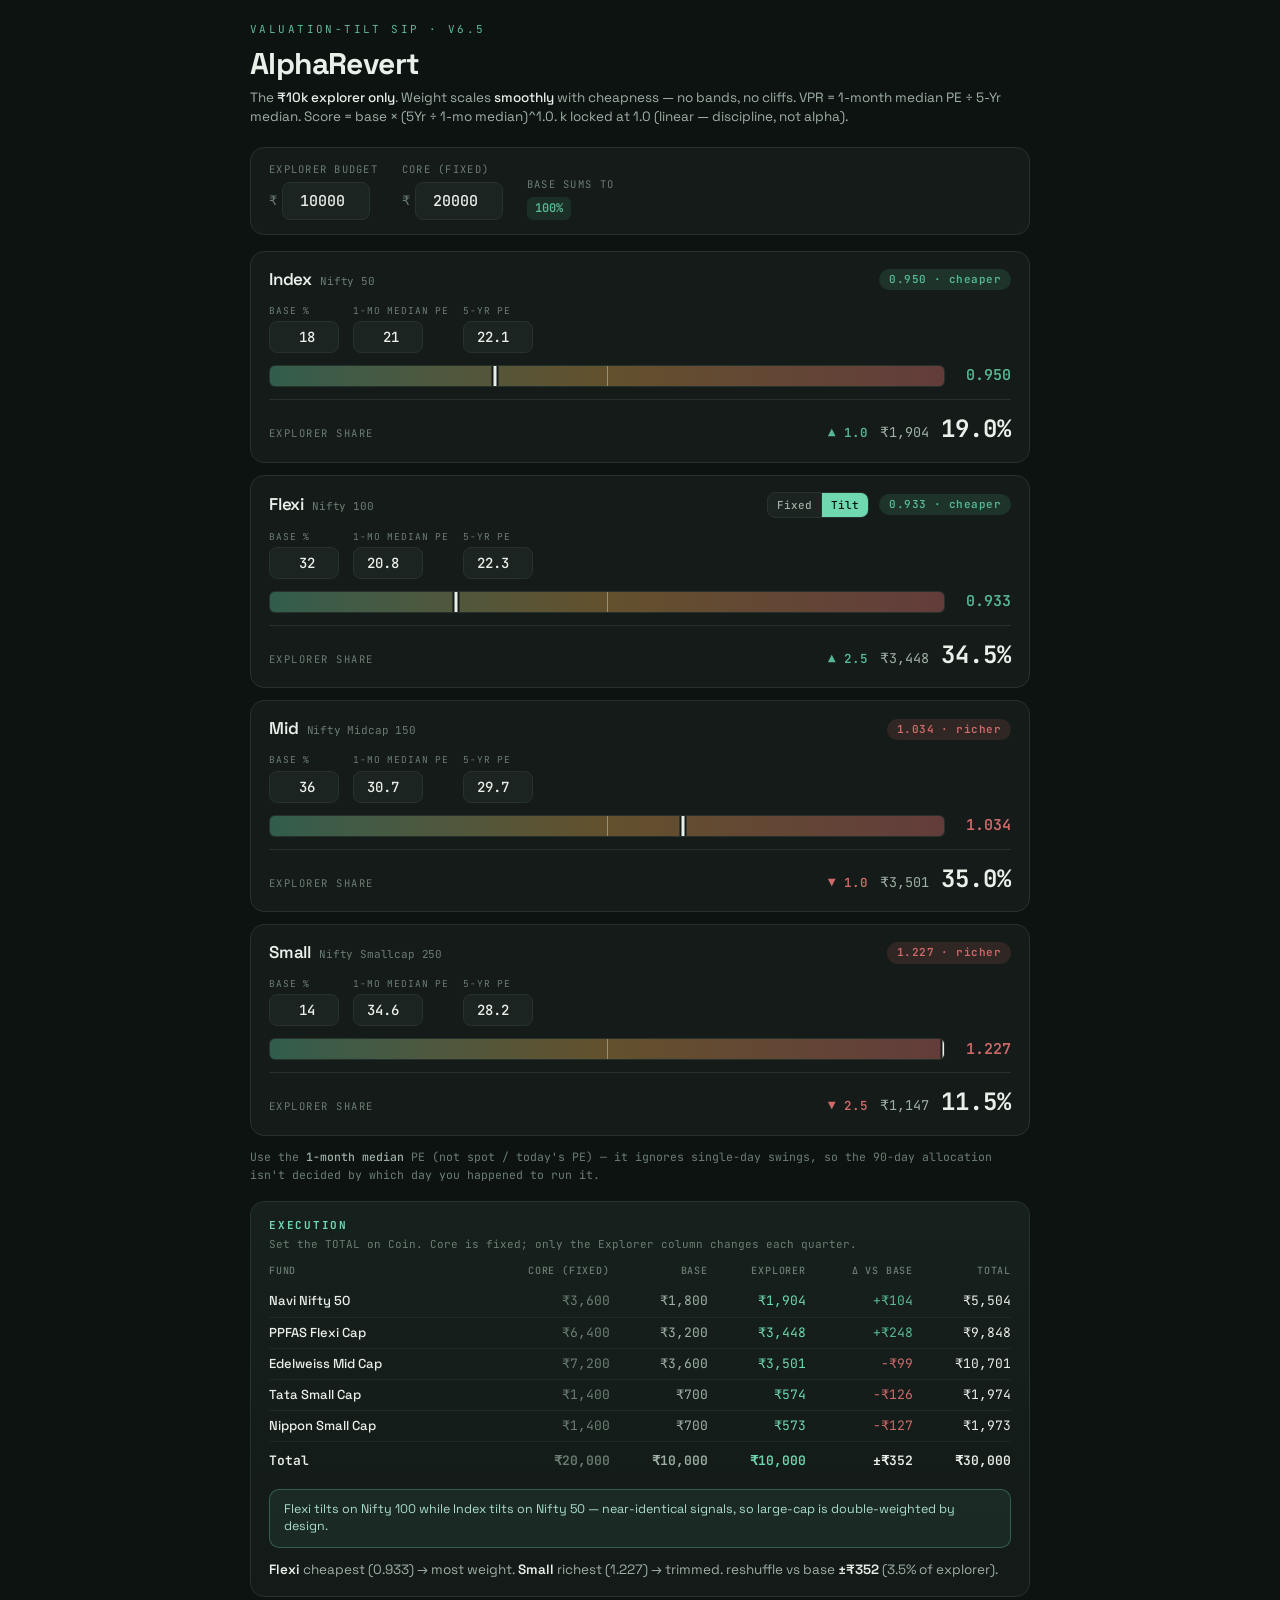
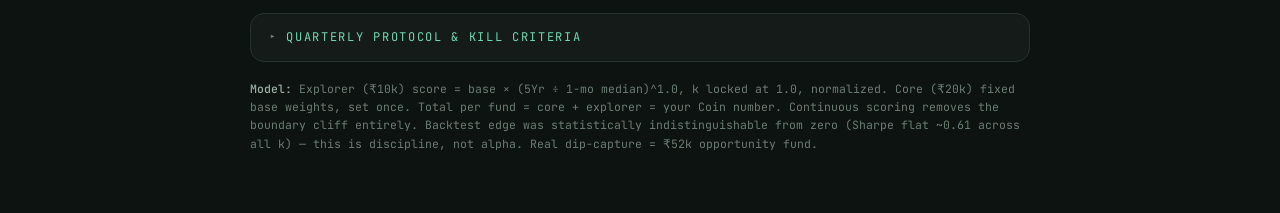
<file: tools/valuation-split.html>
<!DOCTYPE html>
<!--
  Tool:      AlphaRevert  (formerly opportunityExplorer / "Explorer Split")
  Version:   v6.5
  Purpose:   Quarterly valuation-tilt of a ₹10k "explorer" SIP across Indian MF market-cap
             segments (Index / Flexi / Mid / Small); the fixed ₹20k core stays at base weights.
  Formula:   explorer_i = round( 10000 × base_i·(5Yr_i / Med_i)^1.0 ÷ Σ base·(5Yr/Med)^1.0 )
             where Med_i = 1-month median PE; base weights — Index 18 / Flexi 32 / Mid 36 / Small 14
  Changelog: v6 — continuous scoring, numerator÷5Yr only, ₹10k explorer, Flexi Fixed/Tilt toggle.
             v6.1 — renamed "Explorer Split" → "AlphaRevert"; input relabeled to 1-month median PE (noise fix); display-only, no math change.
             v6.2 — removed sensitivity slider; k hardcoded to 1.0 (locked, no live lever); no other math change.
             v6.3 — Execution table adds Base (base-weight split) + Δ vs base columns; explorer math unchanged.
             v6.4 — k changed 1.0 → 1.5 (locked, convex tilt); value-trap check made mandatory (convex curve requires it).
             v6.5 — k REVERTED 1.5 → 1.0 (linear tilt). A full no-lookahead backtest (niftyindices 2021–2026,
                    the only usable 4-sleeve window) found NO salvageable risk-adjusted edge: Sharpe flat 0.61–0.62
                    across k=0..2.0; k=1.5 failed both pre-committed gates (XIRR edge +0.17%<0.25%, win-rate 50%<55%)
                    and only beat k=1.0 by +0.06%/yr (noise) while adding drawdown. P/B, 3-yr anchor and a cash
                    side-car all failed to help. k=1.0 kept ONLY as a gentle buy-low discipline, not for alpha.
-->
<html lang="en">
<head>
<meta charset="UTF-8">
<meta name="viewport" content="width=device-width, initial-scale=1.0">
<title>AlphaRevert · v6.5</title>
<link rel="icon" href="data:image/svg+xml,<svg xmlns='http://www.w3.org/2000/svg' viewBox='0 0 100 100'><text y='.9em' font-size='90'>📊</text></svg>">
<style>
  @import url('https://fonts.googleapis.com/css2?family=Space+Grotesk:wght@400;500;600;700&family=JetBrains+Mono:wght@400;500;600&display=swap');
  :root{
    --bg:#0d1311; --panel:#141b18; --field:#1b2420; --line:#26332d;
    --hi:#e9efe9; --mid:#9fb0a6; --dim:#6b7d73;
    --cheap:#57b894; --neutral:#cf9a48; --rich:#d06a6a; --mint:#6fd8b0;
    --mono:'JetBrains Mono',ui-monospace,'SF Mono',Menlo,monospace;
    --sans:'Space Grotesk',ui-sans-serif,system-ui,-apple-system,sans-serif;
  }
  *{box-sizing:border-box;margin:0;padding:0}
  body{background:var(--bg);color:var(--hi);font-family:var(--sans);padding:22px 16px 60px;line-height:1.4;-webkit-font-smoothing:antialiased}
  .wrap{max-width:780px;margin:0 auto}
  header{margin-bottom:20px}
  .eyebrow{font-family:var(--mono);font-size:11px;letter-spacing:.22em;text-transform:uppercase;color:var(--mint);opacity:.85}
  h1{font-size:30px;font-weight:700;letter-spacing:-.02em;margin:6px 0 4px}
  .tag{color:var(--mid);font-size:13.5px}
  .tag b{color:var(--hi);font-weight:500}
  .settings{display:flex;flex-wrap:wrap;gap:14px 24px;align-items:flex-end;background:var(--panel);border:1px solid var(--line);border-radius:14px;padding:14px 18px;margin:16px 0}
  .set-item{display:flex;flex-direction:column;gap:5px}
  .set-item label{font-family:var(--mono);font-size:10.5px;letter-spacing:.12em;text-transform:uppercase;color:var(--dim)}
  .field-wrap{display:flex;align-items:center;gap:5px}
  input[type=number]{background:var(--field);border:1px solid var(--line);border-radius:8px;color:var(--hi);font-family:var(--mono);font-size:15px;font-weight:500;padding:8px 9px;width:74px;text-align:right}
  input[type=number]:focus{outline:none;border-color:var(--mint);box-shadow:0 0 0 2px rgba(111,216,176,.14)}
  input:disabled{opacity:.4;cursor:not-allowed}
  .unit{font-family:var(--mono);font-size:13px;color:var(--dim)}
  .toggle{display:inline-flex;background:var(--field);border:1px solid var(--line);border-radius:8px;overflow:hidden}
  .toggle button{background:transparent;border:none;color:var(--mid);font-family:var(--mono);font-size:12px;font-weight:500;padding:8px 11px;cursor:pointer;border-right:1px solid var(--line)}
  .toggle button:last-child{border-right:none}
  .toggle button.on{background:var(--mint);color:#08110d}
  .toggle.sm button{padding:5px 9px;font-size:11px}
  .sumchip{font-family:var(--mono);font-size:12px;padding:3px 8px;border-radius:6px;font-weight:600}
  .sum-ok{color:var(--cheap);background:rgba(87,184,148,.12)}
  .sum-bad{color:var(--rich);background:rgba(208,106,106,.14)}
  .card{background:var(--panel);border:1px solid var(--line);border-radius:14px;padding:16px 18px;margin-bottom:12px;display:grid;grid-template-columns:1fr;gap:12px}
  .card.anchored{opacity:.9;border-style:dashed}
  .seg-head{display:flex;justify-content:space-between;align-items:center;gap:10px;flex-wrap:wrap}
  .seg-name{font-size:17px;font-weight:600;letter-spacing:-.01em}
  .seg-name .maps{font-family:var(--mono);font-size:11px;color:var(--dim);font-weight:400;margin-left:8px}
  .head-right{display:flex;align-items:center;gap:10px}
  .zone-pill{font-family:var(--mono);font-size:11px;font-weight:600;letter-spacing:.04em;padding:3px 10px;border-radius:20px}
  .inputs-row{display:flex;gap:14px;flex-wrap:wrap;align-items:flex-end}
  .mini{display:flex;flex-direction:column;gap:4px}
  .mini label{font-family:var(--mono);font-size:9.5px;letter-spacing:.09em;text-transform:uppercase;color:var(--dim)}
  .mini input{width:70px;font-size:14px;padding:6px 8px}
  .gauge-col{display:flex;align-items:center;gap:14px}
  .gauge{position:relative;height:22px;border-radius:6px;flex:1;overflow:hidden;border:1px solid var(--line);
    background:linear-gradient(90deg,color-mix(in srgb,var(--cheap) 42%,transparent),color-mix(in srgb,var(--neutral) 42%,transparent) 50%,color-mix(in srgb,var(--rich) 42%,transparent))}
  .gauge .center{position:absolute;top:0;bottom:0;left:50%;width:1px;background:rgba(233,239,233,.4);z-index:2}
  .needle{position:absolute;top:-3px;bottom:-3px;width:3px;border-radius:2px;background:var(--hi);z-index:3;transform:translateX(-50%);box-shadow:0 0 0 2px var(--panel)}
  .vpr-num{font-family:var(--mono);font-size:15px;font-weight:600;min-width:52px;text-align:right}
  .result-col{display:flex;align-items:baseline;justify-content:space-between;gap:10px;border-top:1px solid var(--line);padding-top:12px}
  .final-lab{font-family:var(--mono);font-size:10.5px;letter-spacing:.14em;text-transform:uppercase;color:var(--dim)}
  .final-right{display:flex;align-items:baseline;gap:12px}
  .final-pct{font-family:var(--mono);font-size:24px;font-weight:700}
  .final-rupee{font-family:var(--mono);font-size:13.5px;color:var(--mid)}
  .delta{font-family:var(--mono);font-size:12.5px;font-weight:600}
  .up{color:var(--cheap)} .down{color:var(--rich)} .flat{color:var(--dim)}
  .exec{background:linear-gradient(180deg,#16201c,#131a17);border:1px solid var(--line);border-radius:14px;padding:16px 18px;margin-top:16px}
  .exec h3{font-family:var(--mono);font-size:11px;letter-spacing:.16em;text-transform:uppercase;color:var(--mint);margin-bottom:4px}
  .exec .sub{font-family:var(--mono);font-size:11px;color:var(--dim);margin-bottom:12px}
  .exec table{width:100%;border-collapse:collapse;font-family:var(--mono);font-size:13px}
  .exec th{font-family:var(--mono);font-size:10px;letter-spacing:.08em;text-transform:uppercase;color:var(--dim);text-align:right;padding:0 0 8px;font-weight:500}
  .exec th:first-child{text-align:left}
  .exec td{padding:6px 0;border-bottom:1px solid rgba(38,51,45,.6);text-align:right}
  .exec td:first-child{text-align:left}
  .exec tr:last-child td{border-bottom:none;padding-top:10px;font-weight:600}
  .exec .fundname{font-family:var(--sans);font-weight:500}
  .exec .core{color:var(--dim)} .exec .base{color:var(--mid)} .exec .expl{color:var(--mint)}
  .exec td.up{color:var(--cheap)} .exec td.down{color:var(--rich)}
  .status{margin-top:12px;font-size:13.5px;line-height:1.5;color:var(--mid)}
  .status b{color:var(--hi);font-weight:600}
  .dupwarn{display:none;margin-top:12px;background:rgba(111,216,176,.08);border:1px solid rgba(111,216,176,.3);border-radius:10px;padding:11px 14px;font-size:12.5px;color:#a9dcc9}
  details.protocol{margin-top:16px;background:var(--panel);border:1px solid var(--line);border-radius:14px;overflow:hidden}
  details.protocol summary{cursor:pointer;padding:15px 18px;font-family:var(--mono);font-size:12px;letter-spacing:.14em;text-transform:uppercase;color:var(--mint);list-style:none}
  details.protocol summary::-webkit-details-marker{display:none}
  details.protocol summary::before{content:'▸ ';color:var(--dim)}
  details.protocol[open] summary::before{content:'▾ '}
  .prot-body{padding:0 18px 18px;font-size:13.5px;line-height:1.6;color:var(--mid)}
  .prot-body h4{font-family:var(--sans);color:var(--hi);font-size:14px;margin:14px 0 6px;font-weight:600}
  .prot-body ol,.prot-body ul{margin:0 0 4px 18px}
  .prot-body li{margin-bottom:5px}
  .prot-body b{color:var(--hi);font-weight:600}
  .kill{color:#e09b9b}
  .foot{margin-top:18px;font-size:11.5px;color:var(--dim);line-height:1.6;font-family:var(--mono)}
  .foot b{color:var(--mid);font-weight:500}
  @media(max-width:460px){h1{font-size:25px}.final-pct{font-size:21px}.exec table{font-size:12px}}
</style>
</head>
<body>
<div class="wrap">
  <header>
    <div class="eyebrow">Valuation-tilt SIP · v6.5</div>
    <h1>AlphaRevert</h1>
    <p class="tag">The <b>₹10k explorer only</b>. Weight scales <b>smoothly</b> with cheapness — no bands, no cliffs. VPR = 1-month median PE ÷ 5-Yr median. Score = base × (5Yr ÷ 1-mo median)^1.0. k locked at 1.0 (linear — discipline, not alpha).</p>
  </header>

  <div class="settings">
    <div class="set-item">
      <label>Explorer budget</label>
      <div class="field-wrap"><span class="unit">₹</span><input type="number" id="budget" value="10000" step="500" min="0" style="width:88px"></div>
    </div>
    <div class="set-item">
      <label>Core (fixed)</label>
      <div class="field-wrap"><span class="unit">₹</span><input type="number" id="core" value="20000" step="500" min="0" style="width:88px"></div>
    </div>
    <div class="set-item">
      <label>Base sums to</label>
      <div class="field-wrap"><span class="sumchip" id="sumchip">100%</span></div>
    </div>
  </div>

  <div id="cards"></div>

  <p class="foot" style="margin-top:12px">Use the <b>1-month median</b> PE (not spot / today's PE) — it ignores single-day swings, so the 90-day allocation isn't decided by which day you happened to run it.</p>

  <div class="exec">
    <h3>Execution</h3>
    <div class="sub">Set the TOTAL on Coin. Core is fixed; only the Explorer column changes each quarter.</div>
    <table id="execTable"></table>
    <div class="dupwarn" id="dupwarn">Flexi tilts on Nifty 100 while Index tilts on Nifty 50 — near-identical signals, so large-cap is double-weighted by design.</div>
    <div class="status" id="status"></div>
  </div>

  <details class="protocol">
    <summary>Quarterly Protocol &amp; Kill Criteria</summary>
    <div class="prot-body">
      <h4>The 90-day ritual (under 15 min)</h4>
      <ol>
        <li>Pull the <b>1-month median PE</b> (from the source's 1M PE chart) and the <b>5-Yr median PE</b> for Nifty 50 / 100 / Midcap 150 / Smallcap 250 — one source, consolidated, same PE type. Read on a fixed quarter-end date.</li>
        <li><b>Value-trap check (recommended)</b> — for every cheap segment, confirm earnings are NOT collapsing (a falling E makes PE look cheap right before a crash). At k=1.0 the tilt is gentle (a 10% discount earns ~10% more weight), so a trap can't double your position — but it's still worth a 30-second sanity check before overweighting a sinking segment.</li>
        <li>Enter the numbers. Read the Explorer column, add fixed Core = Total to set on Coin.</li>
        <li>Edit SIPs → close → forget 90 days.</li>
      </ol>
      <h4>The engine (continuous — v6.1)</h4>
      <p>Score = base × (5-Yr median ÷ 1-month median PE), normalized over tilted segments. Cheaper → smoothly higher weight; richer → smoothly lower. <b>No 0.95/1.05 bands, no discrete steps, no cliffs</b> — a 0.6% PE wobble moves the split by rupees, not thousands. The tilt strength <b>k is locked at 1.0</b> (linear: a 10% discount earns ~10% more weight) — a deliberate design constant, not a live knob. It was briefly set to 1.5 (v6.4) but reverted after a full backtest found the extra convexity added drawdown without a reliable edge; k=1.0 exists for buy-low discipline, not alpha. When all segments are equally (over/under)valued, it deploys at base weights. No cash parking — market-top protection lives in your ₹52k opportunity fund.</p>
      <h4 class="kill">Pre-committed kill criteria</h4>
      <ul>
        <li><b class="kill">K1 — Whipsaw:</b> now near-impossible (continuous). If the split still lurches on tiny PE moves → investigate the data feed.</li>
        <li><b class="kill">K3 — Friction:</b> quarterly run &gt;15 min or makes you hesitate → kill.</li>
        <li><b class="kill">K4 — No edge:</b> judged at <b>8 quarters (2 yrs)</b>. If explorer doesn't beat fixed 18/32/36/14 + rebalance by ≥0.25%/yr → kill. One quarter is pure noise.</li>
      </ul>
      <h4>The Flexi question</h4>
      <p>PPFAS holds ~30-35% US + cash Nifty 100 can't see. At ₹10k the leak is small. Toggle Fixed vs Tilt across the paper run; let outputs decide.</p>
    </div>
  </details>

  <p class="foot">
    <b>Model:</b> Explorer (₹10k) score = base × (5Yr ÷ 1-mo median)^1.0, k locked at 1.0, normalized. Core (₹20k) fixed base weights, set once. Total per fund = core + explorer = your Coin number. Continuous scoring removes the boundary cliff entirely. Backtest edge was statistically indistinguishable from zero (Sharpe flat ~0.61 across all k) — this is discipline, not alpha. Real dip-capture = ₹52k opportunity fund.
  </p>
</div>

<script>
const SEGMENTS = [
  {key:'index', name:'Index', maps:'Nifty 50',           base:18, pe0:21,   pe5:22.1},
  {key:'flexi', name:'Flexi', maps:'Nifty 100',          base:32, pe0:20.8, pe5:22.3, toggle:true},
  {key:'mid',   name:'Mid',   maps:'Nifty Midcap 150',   base:36, pe0:30.7, pe5:29.7},
  {key:'small', name:'Small', maps:'Nifty Smallcap 250', base:14, pe0:34.6, pe5:28.2},
];
const FUNDMAP = {index:['Navi Nifty 50'], flexi:['PPFAS Flexi Cap'], mid:['Edelweiss Mid Cap'], small:['Tata Small Cap','Nippon Small Cap']};
const GMIN=0.85, GMAX=1.15;
let flexiMode='tilt';

function zoneMeta(vpr){
  // purely for the readout label + colour; not used in math
  if(vpr < 0.97) return {c:'var(--cheap)', label:'cheaper'};
  if(vpr > 1.03) return {c:'var(--rich)', label:'richer'};
  return {c:'var(--neutral)', label:'~fair'};
}
function buildCards(){
  const host=document.getElementById('cards'); host.innerHTML='';
  SEGMENTS.forEach(s=>{
    const el=document.createElement('div'); el.className='card'; el.id='card-'+s.key;
    const toggleHtml = s.toggle ? `<div class="toggle sm" id="flexiMode"><button data-m="fixed">Fixed</button><button data-m="tilt" class="on">Tilt</button></div>` : '';
    el.innerHTML=`
      <div class="seg-head">
        <div class="seg-name">${s.name}<span class="maps">${s.maps}</span></div>
        <div class="head-right">${toggleHtml}<div class="zone-pill" id="pill-${s.key}"></div></div>
      </div>
      <div class="inputs-row">
        <div class="mini"><label>Base %</label><input type="number" data-k="${s.key}" data-f="base" value="${s.base}" step="1" min="0"></div>
        <div class="mini"><label>1-Mo Median PE</label><input type="number" data-k="${s.key}" data-f="pe0" value="${s.pe0}" step="0.1" min="0"></div>
        <div class="mini"><label>5-Yr PE</label><input type="number" data-k="${s.key}" data-f="pe5" value="${s.pe5}" step="0.1" min="0"></div>
      </div>
      <div class="gauge-col">
        <div class="gauge" id="gauge-${s.key}"><div class="center"></div><div class="needle" id="needle-${s.key}"></div></div>
        <div class="vpr-num" id="vpr-${s.key}">—</div>
      </div>
      <div class="result-col">
        <span class="final-lab" id="lab-${s.key}">Explorer share</span>
        <div class="final-right">
          <span class="delta" id="delta-${s.key}"></span>
          <span class="final-rupee" id="rupee-${s.key}"></span>
          <span class="final-pct" id="pct-${s.key}">—</span>
        </div>
      </div>`;
    host.appendChild(el);
  });
  host.addEventListener('input', compute);
  ['budget','core'].forEach(id=>{const e=document.getElementById(id); if(e) e.addEventListener('input',compute);});
  document.querySelectorAll('#flexiMode button').forEach(btn=>btn.addEventListener('click',()=>{
    document.querySelectorAll('#flexiMode button').forEach(b=>b.classList.remove('on'));
    btn.classList.add('on'); flexiMode=btn.dataset.m; compute();
  }));
}
function readVal(k,f){const el=document.querySelector('input[data-k="'+k+'"][data-f="'+f+'"]'); const v=parseFloat(el.value); return isNaN(v)?0:v;}
function allocRupees(pcts, total){
  if(total<=0) return pcts.map(()=>0);
  const sum=pcts.reduce((a,b)=>a+b,0); if(sum<=0) return pcts.map(()=>0);
  const raw=pcts.map(p=>p/sum*total), fl=raw.map(Math.floor);
  let rem=Math.round(total-fl.reduce((a,b)=>a+b,0));
  const order=raw.map((r,i)=>({i,frac:r-fl[i]})).sort((a,b)=>b.frac-a.frac);
  const out=fl.slice(); for(let j=0;j<rem;j++) out[order[j%order.length].i]++; return out;
}
function compute(){
  const k=1.0;  // locked design constant (v6.5) — linear tilt; reverted from 1.5 (v6.4) after backtest showed no salvageable edge
  const budget=parseFloat(document.getElementById('budget').value)||0;
  const coreBudget=parseFloat(document.getElementById('core').value)||0;
  const flexiFixed=(flexiMode==='fixed');
  ['pe0','pe5'].forEach(f=>{const el=document.querySelector('input[data-k="flexi"][data-f="'+f+'"]'); if(el) el.disabled=flexiFixed;});
  document.getElementById('card-flexi').classList.toggle('anchored', flexiFixed);

  const data=SEGMENTS.map(s=>{
    const base=readVal(s.key,'base'), pe0=readVal(s.key,'pe0'), pe5=readVal(s.key,'pe5');
    const isAnchor=(s.key==='flexi'&&flexiFixed);
    const num = pe0;
    const vpr = num>0 ? num/pe5 : 0;   // 1-mo median/5yr; if 0, treated as neutral below
    const ratio = (num>0 && pe5>0) ? pe5/num : 1;   // cheapness ratio = 1/vpr
    const score = isAnchor ? 0 : base*Math.pow(ratio, k);
    return {...s, base, pe0, pe5, vpr:(pe5>0?num/pe5:0), score, isAnchor};
  });

  const baseSum=data.reduce((a,d)=>a+d.base,0);
  const chip=document.getElementById('sumchip');
  chip.textContent=Math.round(baseSum*10)/10+'%';
  chip.className='sumchip '+(Math.abs(baseSum-100)<0.05?'sum-ok':'sum-bad');

  const anchors=data.filter(d=>d.isAnchor), tilts=data.filter(d=>!d.isAnchor);
  const anchorAmt=anchors.reduce((a,d)=>a+(baseSum>0?budget*(d.base/baseSum):0),0);
  const tiltAmt=budget-anchorAmt;
  const scoreSum=tilts.reduce((a,d)=>a+d.score,0);
  data.forEach(d=>{
    if(d.isAnchor) d.expl=baseSum>0?budget*(d.base/baseSum):0;
    else d.expl=scoreSum>0?tiltAmt*(d.score/scoreSum):0;
    d.explPct=budget>0?d.expl/budget*100:0;
    d.baselinePct=baseSum>0?(100/baseSum)*d.base:0;
    d.core=baseSum>0?coreBudget*(d.base/baseSum):0;
  });

  data.forEach(d=>{
    const z=zoneMeta(d.vpr||1), pill=document.getElementById('pill-'+d.key);
    if(d.isAnchor){pill.textContent='fixed';pill.style.color='var(--dim)';pill.style.background='rgba(107,125,115,.15)';}
    else{pill.textContent=(d.vpr?d.vpr.toFixed(3):'—')+' · '+z.label;pill.style.color=z.c;pill.style.background='color-mix(in srgb,'+z.c+' 15%, transparent)';}
    const vn=document.getElementById('vpr-'+d.key); vn.textContent=(d.isAnchor||!d.vpr)?'—':d.vpr.toFixed(3); vn.style.color=d.isAnchor?'var(--dim)':z.c;
    const g=document.getElementById('gauge-'+d.key); g.style.opacity=d.isAnchor?0.3:1;
    document.getElementById('needle-'+d.key).style.left=Math.max(0,Math.min(1,((d.vpr||1)-GMIN)/(GMAX-GMIN)))*100+'%';
    document.getElementById('pct-'+d.key).textContent=d.explPct.toFixed(1)+'%';
    document.getElementById('rupee-'+d.key).textContent='₹'+Math.round(d.expl).toLocaleString('en-IN');
    const dl=document.getElementById('delta-'+d.key), diff=d.explPct-d.baselinePct;
    if(d.isAnchor){dl.textContent='fixed';dl.className='delta flat';}
    else if(Math.abs(diff)<0.05){dl.textContent='±0';dl.className='delta flat';}
    else if(diff>0){dl.textContent='▲ '+diff.toFixed(1);dl.className='delta up';}
    else{dl.textContent='▼ '+Math.abs(diff).toFixed(1);dl.className='delta down';}
    document.getElementById('lab-'+d.key).textContent=d.isAnchor?'Explorer share (fixed)':'Explorer share';
  });

  const funds=[];
  data.forEach(d=>{const names=FUNDMAP[d.key],n=names.length;
    const baseExpl=baseSum>0?budget*(d.base/baseSum):0;   // ₹10k explorer at BASE weights (no tilt)
    names.forEach(nm=>funds.push({name:nm,core:d.core/n,base:baseExpl/n,expl:d.expl/n}));});
  const coreR=allocRupees(funds.map(f=>f.core),coreBudget);
  const baseR=allocRupees(funds.map(f=>f.base),budget);
  const explR=allocRupees(funds.map(f=>f.expl),budget);
  let html='<tr><th>Fund</th><th>Core (fixed)</th><th>Base</th><th>Explorer</th><th>Δ vs base</th><th>Total</th></tr>'; let tc=0,tb=0,te=0,tShift=0;
  funds.forEach((f,i)=>{const tot=coreR[i]+explR[i];tc+=coreR[i];tb+=baseR[i];te+=explR[i];
    const diff=explR[i]-baseR[i];tShift+=Math.abs(diff);
    const dCls=diff>0?'up':(diff<0?'down':''), dStr=diff===0?'—':(diff>0?'+':'−')+'₹'+Math.abs(diff).toLocaleString('en-IN');
    html+='<tr><td class="fundname">'+f.name+'</td><td class="core">₹'+coreR[i].toLocaleString('en-IN')+'</td><td class="base">₹'+baseR[i].toLocaleString('en-IN')+'</td><td class="expl">₹'+explR[i].toLocaleString('en-IN')+'</td><td class="'+dCls+'">'+dStr+'</td><td>₹'+tot.toLocaleString('en-IN')+'</td></tr>';});
  html+='<tr><td>Total</td><td class="core">₹'+tc.toLocaleString('en-IN')+'</td><td class="base">₹'+tb.toLocaleString('en-IN')+'</td><td class="expl">₹'+te.toLocaleString('en-IN')+'</td><td>±₹'+Math.round(tShift/2).toLocaleString('en-IN')+'</td><td>₹'+(tc+te).toLocaleString('en-IN')+'</td></tr>';
  document.getElementById('execTable').innerHTML=html;
  document.getElementById('dupwarn').style.display=(!flexiFixed)?'block':'none';

  const st=document.getElementById('status');
  const sorted=[...tilts].sort((a,b)=>a.vpr-b.vpr);
  const cheapest=sorted[0], richest=sorted[sorted.length-1];
  let msg=[];
  if(cheapest && cheapest.vpr<0.97) msg.push('<b>'+cheapest.name+'</b> cheapest ('+cheapest.vpr.toFixed(3)+') → most weight');
  if(richest && richest.vpr>1.03) msg.push('<b>'+richest.name+'</b> richest ('+richest.vpr.toFixed(3)+') → trimmed');
  if(flexiFixed) msg.push('Flexi held fixed');
  if(budget>0) msg.push('reshuffle vs base <b>±₹'+Math.round(tShift/2).toLocaleString('en-IN')+'</b> ('+((tShift/2)/budget*100).toFixed(1)+'% of explorer)');
  st.innerHTML = msg.length?msg.join('. ')+'.':'All segments near fair — explorer deploys close to base weights.';
}
buildCards();
compute();
</script>
</body>
</html>
</file>
